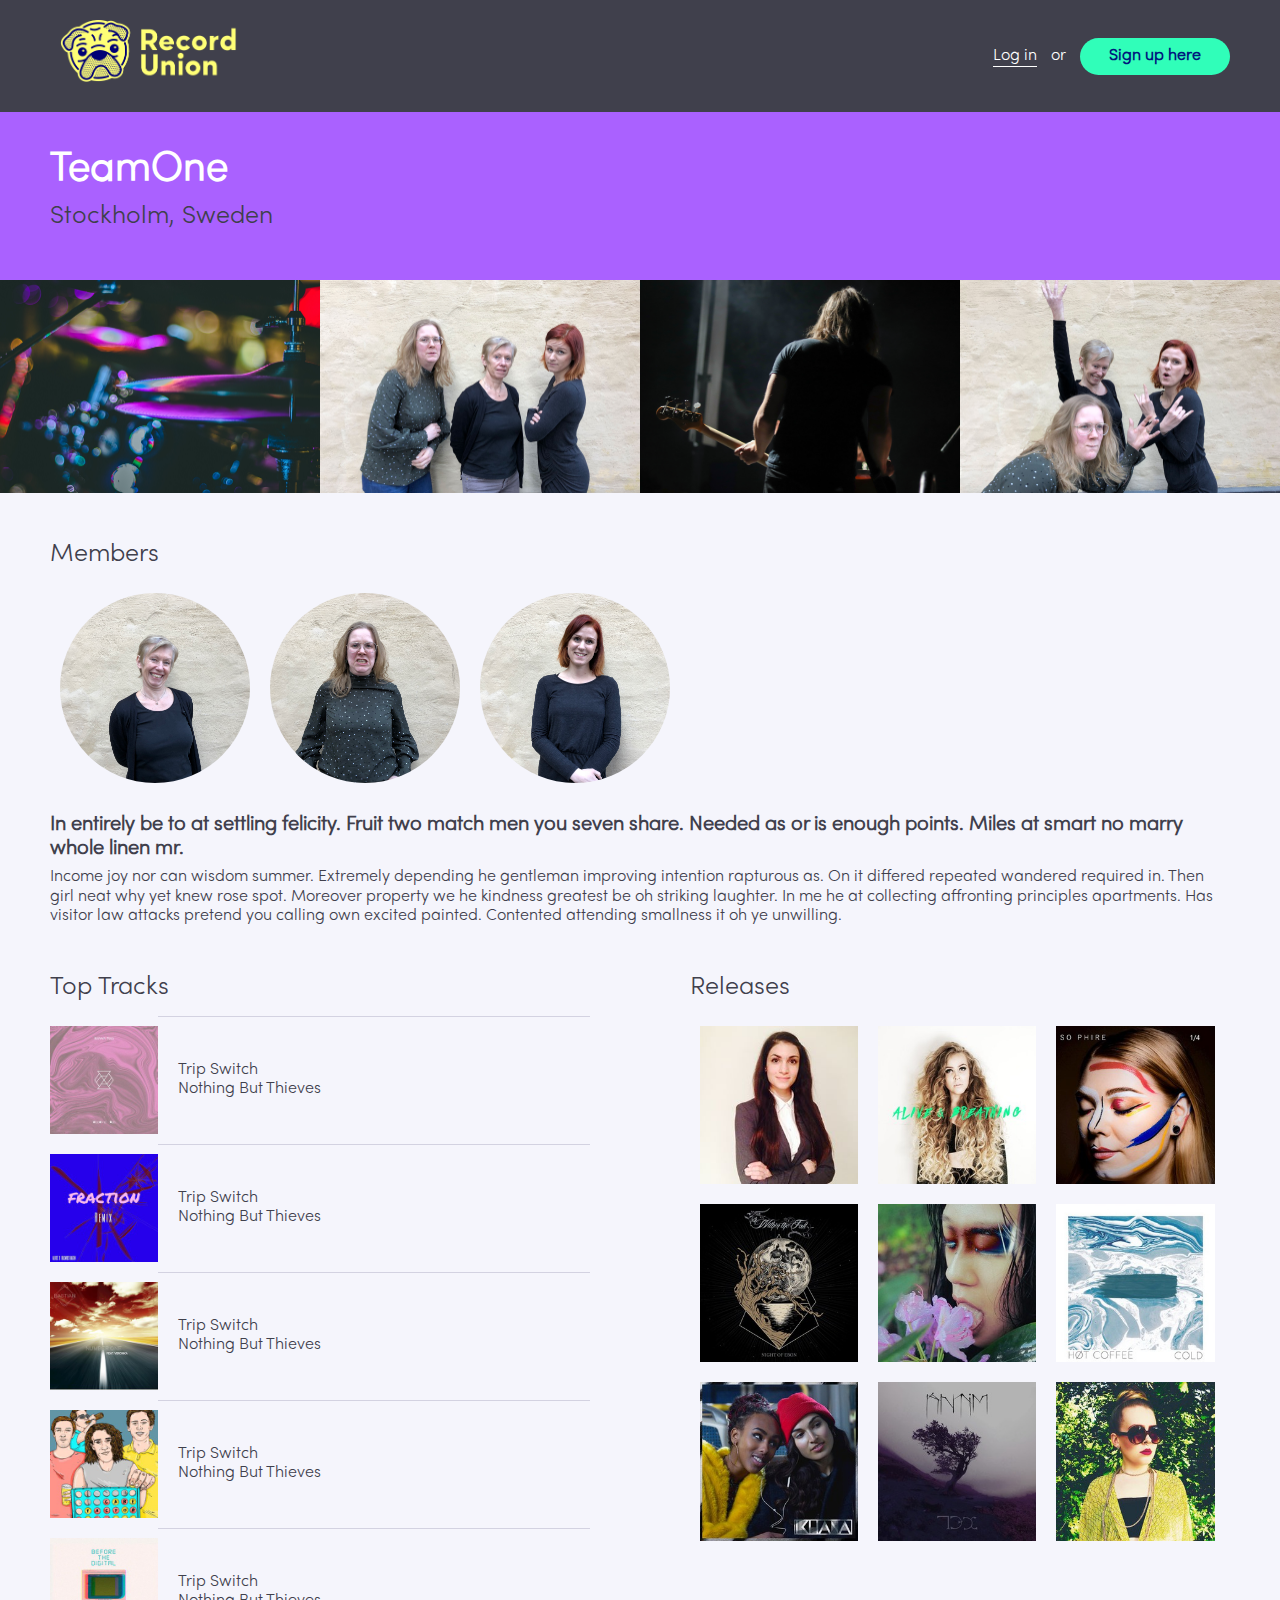
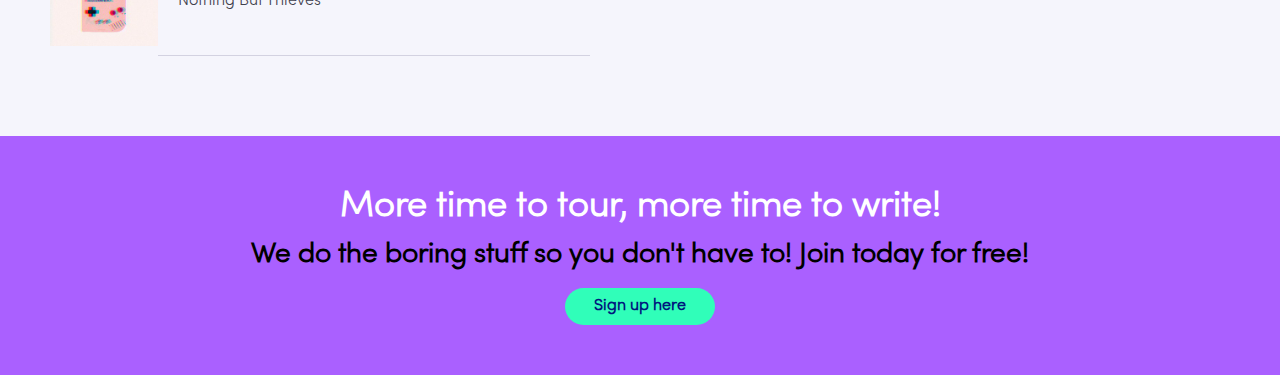
<file: record-union/code/index.html>
<!DOCTYPE html>
<html>
  <head>
    <meta charset="utf-8">
    <title>Record Union team 1</title>
    <link rel="stylesheet" href="./style.css">
    <meta name=“viewport” content=“width "=device-width, initial-scale=1" />
  </head>
  <body class="container">
    <section id="easter-egg" class="easter-egg inactive">
      <a id="close-pop-up" class="close-pop-up"></a>
      <h2>Wow, you found the egg!</h2>
      <h3>Click on it</h3>
      <a class="easter-egg-img" href="./easter.html">
        <img src="../images/eastereggpurple.png" alt="purple easter egg">
      </a>
    </section>
    <header class="header-menu">
      <img class="ru-logo" src="../icon-assets/01-ru-logo-prim-rgb@3x.png" alt="ru logo">
      <div class="login-section">
        <a href="https://www.recordunion.com/login/">Log in</a>
        <p>or</p>
        <button type="button" name="button"><a href="https://www.recordunion.com/signup/">Sign up here</a></button>
      </div>
    </header>
    <section class="row artist-name">
      <h1>TeamOne</h1>
      <h4>Stockholm, Sweden</h4>
    </section>
    <div class="top-artist-img">
      <img id="hide-egg-1" src="../images/drums.jpg" alt="close up picture of drums">
      <img id="hide-egg-2" src="../images/group-pic-1.jpg" alt="three women againt a yellow wall">
      <img id="hide-egg-3" src="../images/guitar-guy.jpg" alt="close up picture of guitar guy">
      <img id="hide-egg-4" src="../images/group-pic-2.jpg" alt="three women against a yellow wall">
    </div>
    <section class="row artist-info">
      <h4>Members</h4>
      <div class="band-members">
        <img id="hide-egg-5" src="../images/gunvor.jpg" alt="woman dressed in black, at a yellow wall">
        <img id="hide-egg-6" src="../images/karin.jpg" alt="woman with green blouse at a yellow wall">
        <img id="hide-egg-7" src="../images/freja.jpg" alt="readhead woman at a yellow wall">
      </div>
      <p class="artist-info-ingress">
        In entirely be to at settling felicity. Fruit two match men you seven share. Needed as or is enough points. Miles at smart ﻿no marry whole linen mr.
      </p>
      <p>
        Income joy nor can wisdom summer. Extremely depending he gentleman improving intention rapturous as. On it differed repeated wandered required in. Then girl neat why yet knew rose spot. Moreover property we he kindness greatest be oh striking laughter.
        In me he at collecting affronting principles apartments. Has visitor law attacks pretend you calling own excited painted. Contented attending smallness it oh ye unwilling.
      </p>
    </section>
    <section class="row top-track-section">
      <h4>Top Tracks</h4>
      <div class="top-track-container">
        <img id="hide-egg-8" src="../cover-assets/11.jpg" alt="album cover">
        <div class="top-track-text">
          <p>Trip Switch</p>
          <p>Nothing But Thieves</p>
        </div>
        <img id="hide-egg-9" src="../cover-assets/10.jpg" alt="album cover">
        <div class="top-track-text">
          <p>Trip Switch</p>
          <p>Nothing But Thieves</p>
        </div>
        <img id="hide-egg-10" src="../cover-assets/9.jpg" alt="album cover">
        <div class="top-track-text">
          <p>Trip Switch</p>
          <p>Nothing But Thieves</p>
        </div>
        <img id="hide-egg-11" src="../cover-assets/19.jpg" alt="album cover">
        <div class="top-track-text">
          <p>Trip Switch</p>
          <p>Nothing But Thieves</p>
        </div>
        <img id="hide-egg-12" src="../cover-assets/20.jpg" alt="album cover">
        <div class="top-track-text">
          <p>Trip Switch</p>
          <p>Nothing But Thieves</p>
        </div>
      </div>
    </section>
    <section class="row release-section">
      <h4>Releases</h4>
      <div class="releases-container">
        <img id="hide-egg-13" src="../cover-assets/1.jpg" alt="album cover">
        <img id="hide-egg-14" src="../cover-assets/2.jpg" alt="album cover">
        <img id="hide-egg-15" src="../cover-assets/3.jpg" alt="album cover">
        <img id="hide-egg-16" src="../cover-assets/4.jpg" alt="album cover">
        <img id="hide-egg-17" src="../cover-assets/5.jpg" alt="album cover">
        <img id="hide-egg-18" src="../cover-assets/6.jpg" alt="album cover">
        <img id="hide-egg-19" src="../cover-assets/8.jpg" alt="album cover">
        <img id="hide-egg-19" src="../cover-assets/14.jpg" alt="album cover">
        <img id="hide-egg-20" src="../cover-assets/13.jpg" alt="album cover">
      </div>
    </section>
    <section class="ru-sign-up">
      <h2>More time to tour, more time to write!</h2>
      <h3>We do the boring stuff so you don't have to! Join today for free!</h3>
      <button type="button" name="button"><a href="https://www.recordunion.com/signup/">Sign up here</a></button>
    </section>
    <script src="./script.js"></script>
  </body>
</html>
</file>
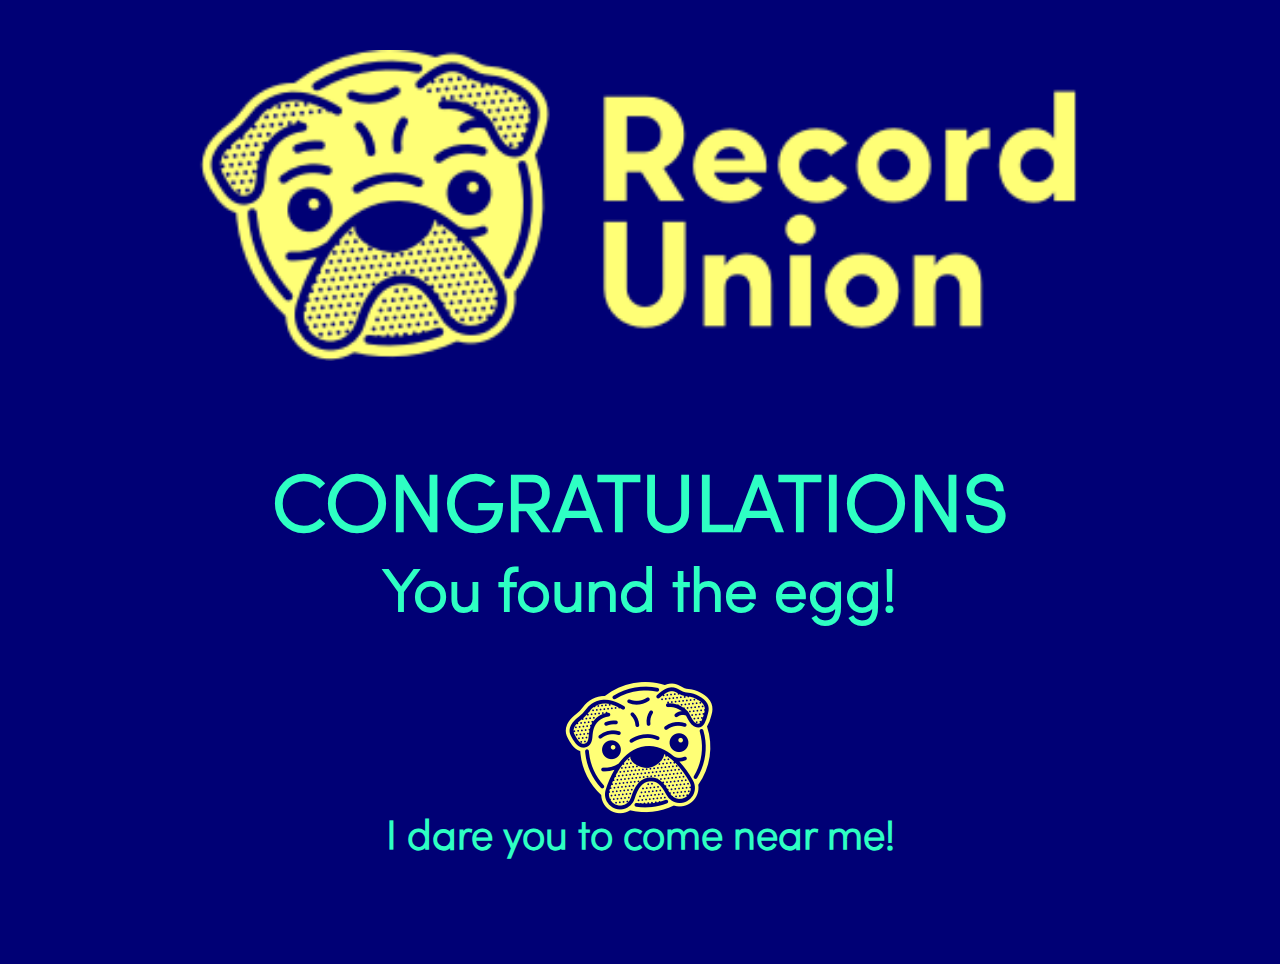
<file: record-union/code/easter-gift.html>
<!DOCTYPE html>
<html lang="en" dir="ltr">

<head>
  <meta charset="utf-8">
  <link rel="stylesheet" href="./easterstyle.css">
  <meta name=“viewport” content=“width "=device-width, initial-scale=1" />
  <title>Easter gift!</title>
</head>

<body>
  <header>
    <img class="ru-logo" src="../icon-assets/01-ru-logo-prim-rgb@3x.png" alt="ru logo">
  </header>
  <section class="gift-container">
    <h1>CONGRATULATIONS</h1>
    <h2>You found the egg!</h2>
    <img id="hef" src="./media/just-hef.png" value="PLAY" onmouseover="play()">
    <audio id="audio" src="./media/Dogs-barking-aggressive.mp3"></audio>

    <h3>I dare you to come near me!</h3>
    <script>
      function play() {
        var audio = document.getElementById("audio");
        audio.play();
      }
    </script>
</body>

</html>
</file>
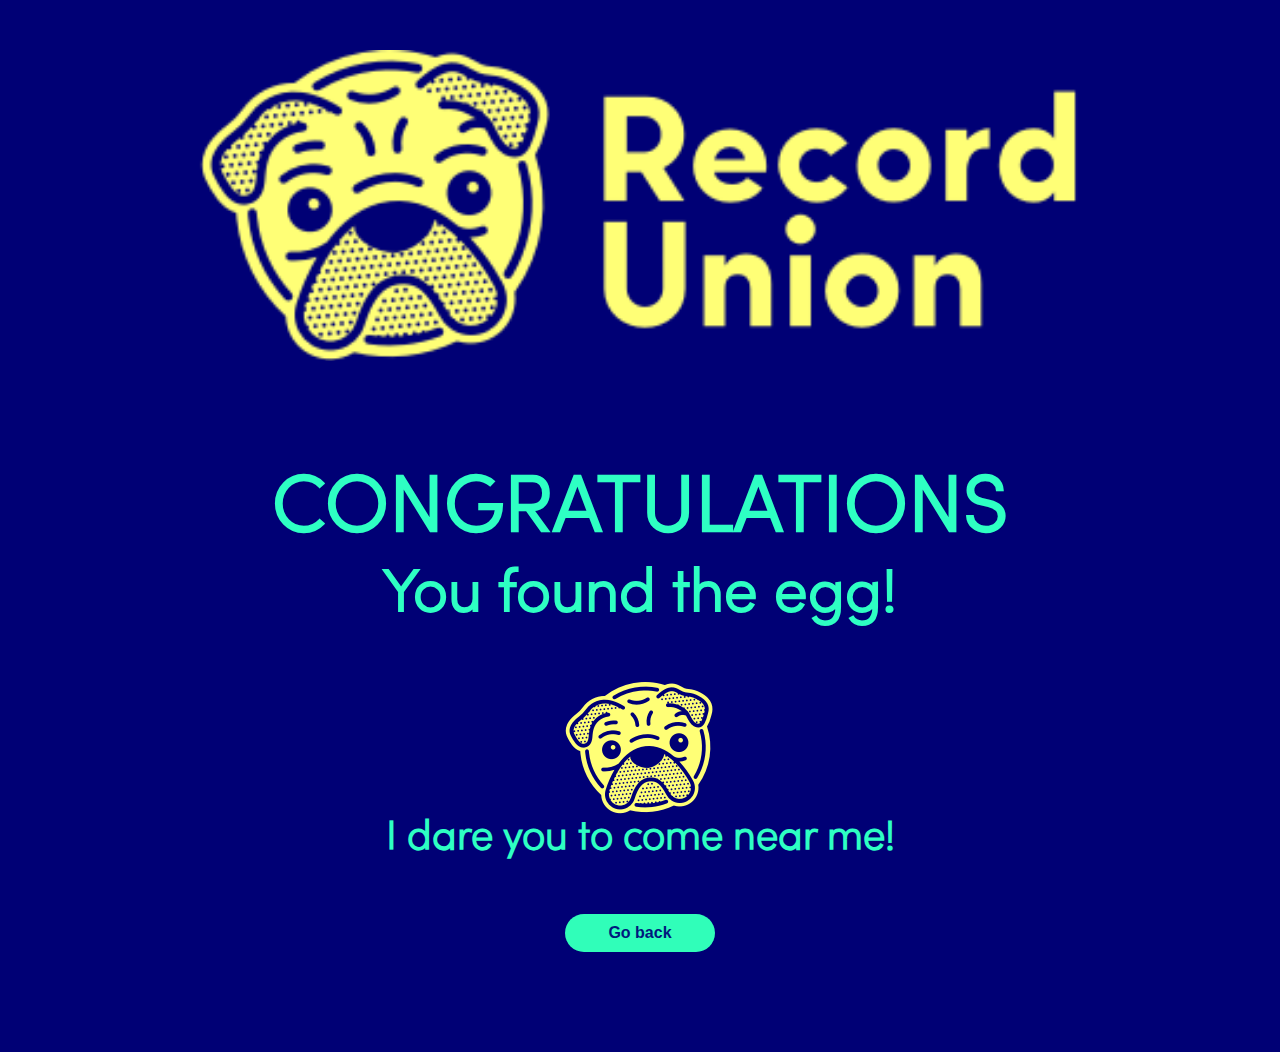
<file: record-union/code/easter.html>
<!DOCTYPE html>
<html>
  <head>
    <meta charset="utf-8">
    <meta name=“viewport” content=“width "=device-width, initial-scale=1" />
    <link rel="stylesheet" href="./easter.css">
    <title>Easter gift!</title>
  </head>
  <body>
    <header>
      <img class="ru-logo" src="../icon-assets/01-ru-logo-prim-rgb@3x.png" alt="ru logo">
    </header>
    <section class="gift-container">
      <h1>CONGRATULATIONS</h1>
      <h2>You found the egg!</h2>
      <img class="hefner" src="../images/just-hef.png" value="PLAY" onmouseover="test()">
      <audio id="audio" src="../media/Dogs-barking-aggressive.mp3"></audio>
      <h3>I dare you to come near me!</h3>
      <section class="back-to-main">
        <button type="button" name="button"><a href="./index.html">Go back</a></button>
      </section>
    </section>
    <script src="./easter.js"></script>
  </body>
</html>
</file>
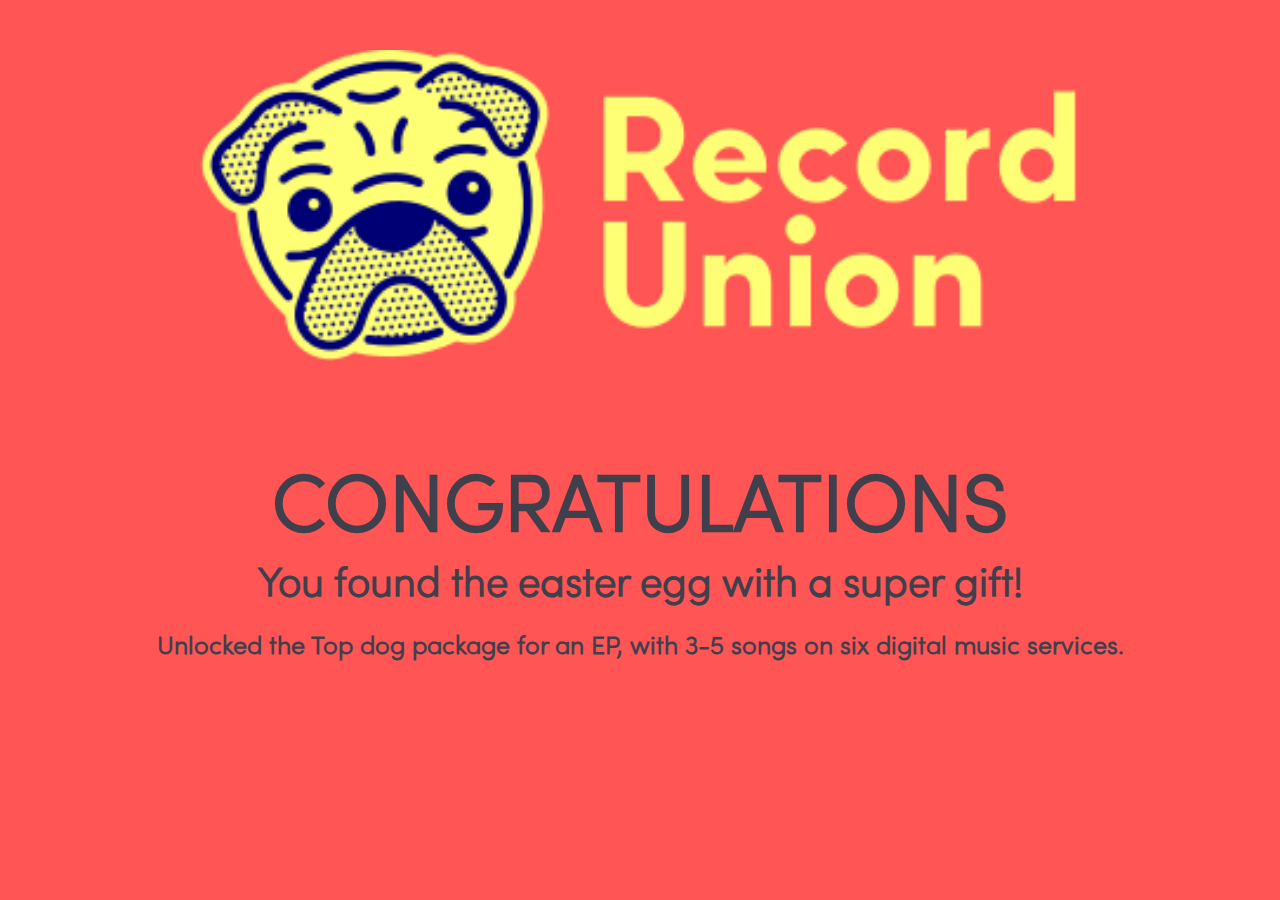
<file: record-union/code/easter2.html>
<!DOCTYPE html>
<html lang="en" dir="ltr">

<head>
  <meta charset="utf-8">
  <link rel="stylesheet" href="./easterstyle1.css">
  <meta name=“viewport” content=“width "=device-width, initial-scale=1" />
  <title>Easter gift!</title>
</head>

<body>
  <header>
    <img class="ru-logo" src="../icon-assets/01-ru-logo-prim-rgb@3x.png" alt="ru logo">
  </header>
  <section class="gift-container">
    <h1>CONGRATULATIONS</h1>
    <h2>You found the easter egg with a super gift!</h2>
    <h3>Unlocked the Top dog package for an EP, with 3-5 songs on six digital music services. </h3>
</body>
</html>
</file>
<file: record-union/code/easterstyle.css>
* {
  box-sizing: border-box;
}

@font-face {
	font-family: sofia-pro;
	src: url(../sofiapro-light.otf);
}

body {
	background-color:#000075;
}

h1, h2, h3 {
  font-family: sofia-pro;
  display: inline-block;
}

h1 {
	color: #2effc3;
  font-size: 80px;
	font-weight: 600;
  margin:10px;
}

h2 {
  color: #2effc3;
  font-size:60px;
  margin:5px;
}

h3 {
  color: #2effc3;
  font-size:40px;
  margin:5px;
}


header {
  display: flex;
  height: auto;
  justify-content: center;
  margin-top: 50px;
  width: 100%;
}

.ru-logo  {
  object-fit: contain;
  width: 70%;
  height: auto;
}

.gift-container {
  align-items: center;
  display: flex;
  flex-direction: column;
  margin: 50px;
}

#hef {
  margin-top: 50px;
}

button {
	background-color: #30feb9;
	border: none;
	border-radius: 50px;
  margin-top: 50px;
	padding: 10px 0px;
	width: 150px;
}

button a {
	border: none;
	color: #00187d;
	font-weight: 600;
	font-size: 16px;
	text-decoration: none;
}

@media (min-width: 900px) {
  .gift-container {
    margin: 100px;
  }
}
</file>
<file: record-union/code/easter.css>
* {
  box-sizing: border-box;
}

@font-face {
	font-family: sofia-pro;
	src: url(../sofiapro-light.otf);
}

body {
	background-color: #000075;
}

h1, h2, h3 {
  display: inline-block;
  font-family: sofia-pro, sans-serif;
}

h1 {
	color: #2effc3;
  font-size: 80px;
	font-weight: 600;
  margin: 10px;
}

h2 {
  color: #2effc3;
  font-size: 60px;
  margin: 5px;
}

h3 {
  color: #2effc3;
  font-size: 40px;
  margin: 5px;
}

header {
  display: flex;
  height: auto;
  justify-content: center;
  margin-top: 50px;
  width: 100%;
}

button {
	background-color: #30feb9;
	border: none;
	border-radius: 50px;
  margin-top: 50px;
	padding: 10px 0px;
	width: 150px;
}

button a {
	border: none;
	color: #00187d;
	font-weight: 600;
	font-size: 16px;
	text-decoration: none;
}

.ru-logo  {
  height: auto;
  object-fit: contain;
  width: 70%;
}

.gift-container {
  align-items: center;
  display: flex;
  flex-direction: column;
  margin: 50px;
}

.hefner {
  margin-top: 50px;
}

@media (min-width: 900px) {
  .gift-container {
    margin: 100px;
  }
}
</file>
<file: record-union/code/easterstyle1.css>
* {
  box-sizing: border-box;
}

@font-face {
	font-family: sofia-pro;
	src: url(../sofiapro-light.otf);
}

body {
	background-color: #ff5555;
}

h1, h2, h3 {
  font-family: sofia-pro;
  display: inline-block;
}

h1 {
	color: #40404c;
  font-size: 80px;
	font-weight: 600;
  margin:10px;
}

h2 {
  color: #40404c;
  font-size:40px;
  margin:5px;
}


h3 {
  color:#40404c;
  font-size: 25px;
}


header {
  display: flex;
  height: auto;
  justify-content: center;
  margin-top: 50px;
  width: 100%;
}

.ru-logo  {
  object-fit: contain;
  width: 70%;
  height: auto;
}

.gift-container {
  align-items: center;
  display: flex;
  flex-direction: column;
  margin: 50px;
}


#hef {
  margin-top: 50px;
}

@media (min-width: 900px) {
  .gift-container {
    margin: 100px;
  }
}
</file>
<file: record-union/code/style.css>
/* Reset CSS for all browsers */
html, body, div, span, applet, object, iframe,
h1, h2, h3, h4, h4, h6, p, blockquote, pre,
a, abbr, acronym, address, big, cite, code,
del, dfn, em, img, ins, kbd, q, s, samp,
small, strike, strong, sub, sup, tt, var,
b, u, i, center,
dl, dt, dd, ol, ul, li,
fieldset, form, label, legend,
table, caption, tbody, tfoot, thead, tr, th, td,
article, aside, canvas, details, embed,
figure, figcaption, footer, header, hgroup,
menu, nav, output, ruby, section, summary,
time, mark, audio, video {
	border: 0;
	font: inherit;
	font-size: 100%;
	margin: 0;
	padding: 0;
	vertical-align: baseline;
}

@font-face {
	font-family: sofia-pro;
	src: url(../sofiapro-light.otf);
}

*	{
	box-sizing: border-box;
}

body {
	background-color: #f5f5fc;
}

a {
	border-bottom: 1px solid #00197c;
  padding-bottom: 2px;
	text-decoration: none;
}

h2, h3, p {
	line-height: 1.2;
}

a, p {
	color: #40404c;
	font-family: sofia-pro, sans-serif;
}

h1 {
  font-size: 40px;
	margin-bottom: 15px;
}

h2 {
	font-size: 36px;
}

h3 {
  font-size: 28px;
	font-weight: 600;
}

h4 {
	color: #40404c;
	font-size: 25px;
}

h1, h2 {
  color: #fff;
	font-weight: 600;
}

h1, h2, h3, h4 {
	font-family: sofia-pro, sans-serif;
}

button {
	background-color: #30feb9;
	border: none;
	border-radius: 50px;
	padding: 10px 0px;
	width: 150px;
}

button a {
	border: none;
	color: #00187d;
	font-size: 16px;
	font-weight: 600;
	text-decoration: none;
}

.inactive {
	display: none;
}

@keyframes slideInFromTop {
  0% {
    transform: translateY(-100%);
  }
  100% {
    transform: translateY(0);
  }
}

.active {
  align-content: center;
	animation: 1s ease-out 0s 1 slideInFromTop;
	background-color: rgba(0, 0, 0, 0.6);
	display: flex;
	flex-direction: column;
	height: 100%;
  justify-content: center;
	padding-top: 30px;
	position: absolute;
	width: 100%;
	z-index: 1;
}

.active h2, .active h3 {
	color: #fff;
	margin-bottom: 20px;
	text-align: center;
}

.active .easter-egg-img {
	border: none;
  display: flex;
  flex-direction: row;
  justify-content: center;
}

.active a img {
	height: 100%;
	margin-bottom: 40px;
  width: 40%;
}

.close-pop-up {
 height: 32px;
 left: 32px;
 opacity: 0.8;
 position: absolute;
 top: 32px;
 width: 32px;
}

.close-pop-up:hover {
	opacity: 1;
}

.close-pop-up:before, .close-pop-up:after {
  background-color: #30feb9;
	content: ' ';
	height: 32px;
	position: absolute;
  width: 2px;
}

.close-pop-up:before {
  transform: rotate(45deg);
}

.close-pop-up:after {
  transform: rotate(-45deg);
}

.header-menu {
	align-items: center;
	background-color: #40404c;
  display: flex;
  flex-direction: column;
	padding: 30px 0px;
}

.header-menu p {
	color: #fff;
  display: inline-block;
	margin: 0px 10px;
}

.header-menu a:not(:last-child) {
	border-color: #fff;
	color: #fff;
}

.ru-logo {
  display: block;
  height: auto;
	margin: 20px 10px 30px 10px;
  object-fit: scale-down;
	width: 50%;
}

.row {
	margin: 0px 50px;
}

.artist-name {
	background-color: #aa61ff;
	margin: 0;
  padding: 50px;
	width: 100%;
}

.top-artist-img {
	display: flex;
  flex-direction: row;
  flex-wrap: wrap;
}

.top-artist-img img {
  height: 100%;
	width: 50%;
}

.artist-info	{
	margin-top: 50px;
}

.band-members {
	display: flex;
	flex-wrap: wrap;
  justify-content: flex-start;
	margin: 10px 0px 20px 0px;
}

.band-members img {
	border-radius: 150px;
	height: 110px;
	margin: 15px 10px 10px 10px;
	object-fit: cover;
	width: 110px;
}

.artist-info-ingress {
	font-size: 20px;
	font-weight: 600;
	margin-bottom: 7px;
}

.top-track-section, .release-section {
	margin-top: 50px;
}

.top-track-container {
	display: flex;
	flex-direction: row;
  flex-wrap: wrap;
	margin: 15px 0px 30px 0px;
}

.top-track-container img {
	height: 100%;
	margin: 10px 0px;
	width: 20%;
}

.top-track-text	{
	border-top: 1px solid #d3d2e1;
	display: flex;
  flex-direction: column;
  justify-content: center;
	padding: 20px;
	width: 80%;
	}

.top-track-container div:last-child {
	border-bottom: 1px solid #d3d2e1;
}

.releases-container {
	display: flex;
  flex-direction: row;
  flex-wrap: wrap;
	margin-top: 15px;
}

.releases-container img {
  height: 30%;
	margin: 10px;
	width: calc(33% - 20px);
}

.ru-sign-up {
	align-items: center;
	background-color: #aa60ff;
	display: flex;
	flex-direction: column;
	margin: 50px 0px 0px 0px;
	padding: 50px;
	text-align: center;
	width: 100%;
}

.ru-sign-up h2 {
	margin-bottom: 10px;
}

.ru-sign-up button {
	margin-top: 15px;
}

@media (min-width: 900px) {
	.active a img {
		align-self: center;
	  width: 20%;
	}

  .container {
	  display: flex;
    flex-direction: row;
    flex-wrap: wrap;
}

	.header-menu {
		flex-direction: row;
		justify-content: space-between;
		padding: 0px 50px;
		position: fixed;
		top: 0;
		width: 100%;
	}

	.ru-logo {
		width: 15%;
	}

	.artist-name {
		margin: 0;
		padding: 150px 50px 50px 50px;
	}

	.top-artist-img img {
    height: 100%;
		width: 25%;
	}

	.band-members img {
		height: 190px;
    width: 190px;
	}

	.top-track-section, .release-section  {
    width: calc(50% - 100px);
	}

	.releases-container img {
		width: calc(33% - 20px)
	}
}
</file>
